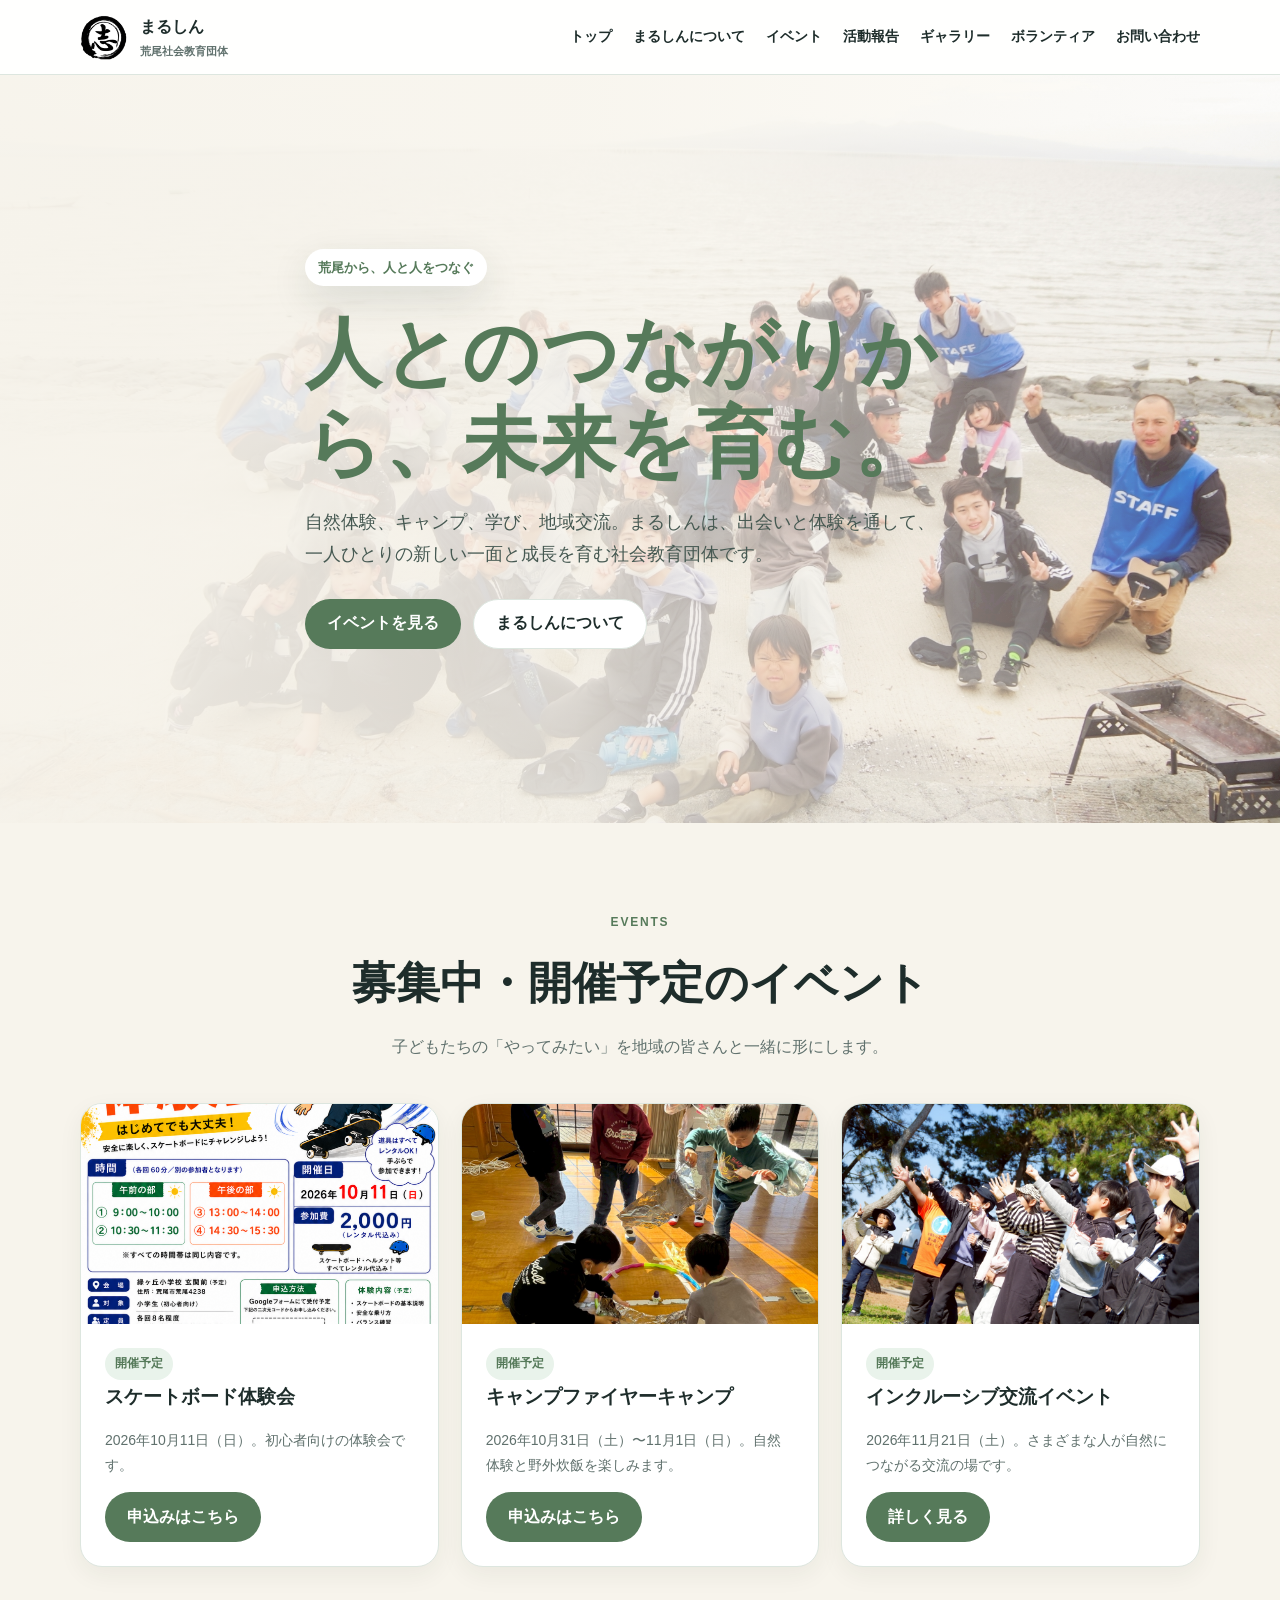
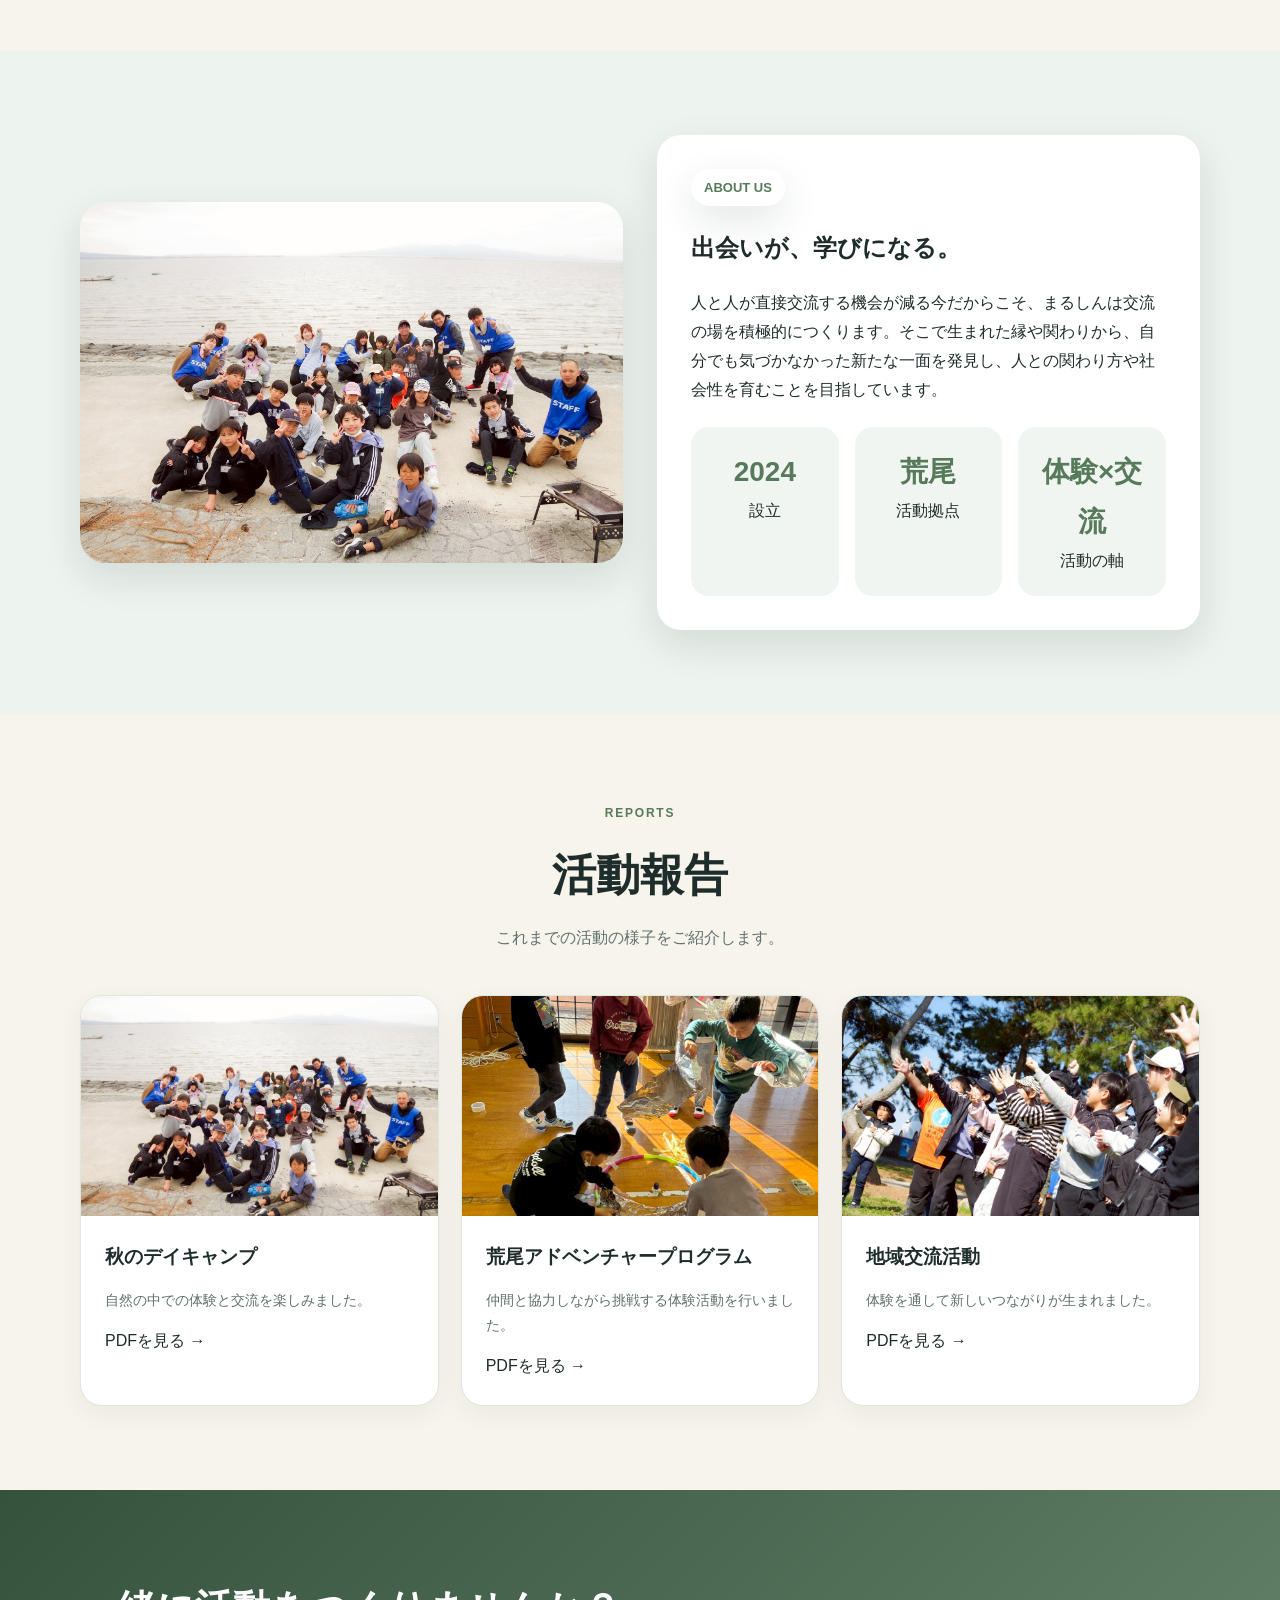
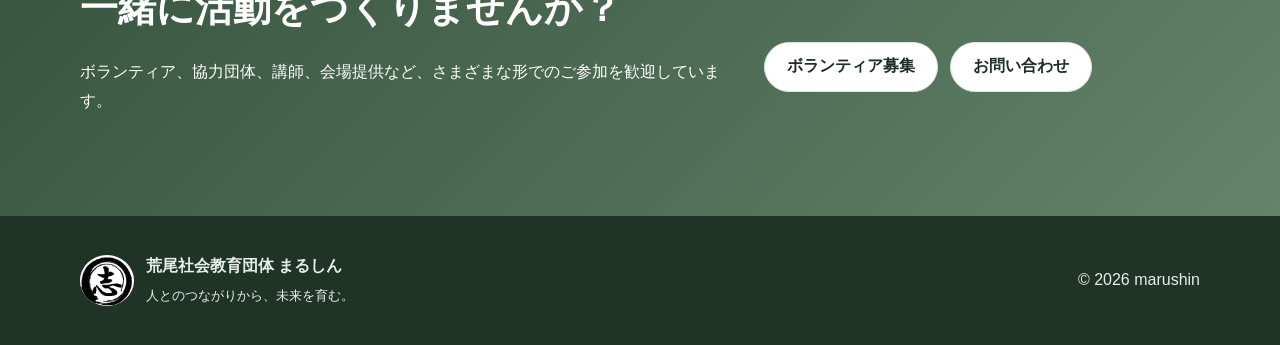
<file: index.html>
<!doctype html><html lang="ja"><head><meta charset="utf-8"><meta name="viewport" content="width=device-width,initial-scale=1"><meta name="description" content="荒尾社会教育団体まるしん公式ホームページ"><title>トップ｜まるしん</title><link rel="icon" href="logo.png"><link rel="stylesheet" href="style.css"><script src="https://identity.netlify.com/v1/netlify-identity-widget.js"></script></head><body>
<header><div class="container nav">
<a class="brand" href="index.html"><img src="logo.png" alt="まるしんロゴ"><div>まるしん<small>荒尾社会教育団体</small></div></a>
<nav><a href="index.html">トップ</a><a href="about.html">まるしんについて</a><a href="events.html">イベント</a><a href="reports.html">活動報告</a><a href="gallery.html">ギャラリー</a><a href="volunteer.html">ボランティア</a><a href="contact.html">お問い合わせ</a></nav>
</div></header>

<main>
<section class="hero"><div class="container hero-copy"><span class="tag">荒尾から、人と人をつなぐ</span><h1><span data-site="hero_title">人とのつながりから、未来を育む。</span></h1><p class="lead" data-site="hero_text">自然体験、キャンプ、学び、地域交流。まるしんは、出会いと体験を通して、一人ひとりの新しい一面と成長を育む社会教育団体です。</p><div class="actions"><a class="btn btn-main" href="events.html">イベントを見る</a><a class="btn btn-sub" href="about.html">まるしんについて</a></div></div></section>
<section><div class="container"><div class="head"><span>EVENTS</span><h2>募集中・開催予定のイベント</h2><p>子どもたちの「やってみたい」を地域の皆さんと一緒に形にします。</p></div><div class="grid3">
<article class="card"><img src="skateboard.png" alt="スケートボード体験会"><div class="card-body"><span class="status">開催予定</span><h3>スケートボード体験会</h3><p>2026年10月11日（日）。初心者向けの体験会です。</p><a class="btn btn-main" target="_blank" href="https://forms.gle/H3bsGGt8B6TbMAEm7">申込みはこちら</a></div></article>
<article class="card"><img src="activity-2.jpg" alt="キャンプ"><div class="card-body"><span class="status">開催予定</span><h3>キャンプファイヤーキャンプ</h3><p>2026年10月31日（土）〜11月1日（日）。自然体験と野外炊飯を楽しみます。</p><a class="btn btn-main" target="_blank" href="https://forms.gle/H3bsGGt8B6TbMAEm7">申込みはこちら</a></div></article>
<article class="card"><img src="activity-3.jpg" alt="地域交流"><div class="card-body"><span class="status">開催予定</span><h3>インクルーシブ交流イベント</h3><p>2026年11月21日（土）。さまざまな人が自然につながる交流の場です。</p><a class="btn btn-main" href="events.html">詳しく見る</a></div></article>
</div></div></section>
<section class="section-alt"><div class="container about"><img src="activity-1.jpg" alt="まるしんの活動"><div class="box"><span class="tag">ABOUT US</span><h2>出会いが、学びになる。</h2><p>人と人が直接交流する機会が減る今だからこそ、まるしんは交流の場を積極的につくります。そこで生まれた縁や関わりから、自分でも気づかなかった新たな一面を発見し、人との関わり方や社会性を育むことを目指しています。</p><div class="stats"><div class="stat"><strong>2024</strong>設立</div><div class="stat"><strong>荒尾</strong>活動拠点</div><div class="stat"><strong>体験×交流</strong>活動の軸</div></div></div></div></section>
<section><div class="container"><div class="head"><span>REPORTS</span><h2>活動報告</h2><p>これまでの活動の様子をご紹介します。</p></div><div class="grid3">
<div class="card"><img src="activity-1.jpg" alt=""><div class="card-body"><h3>秋のデイキャンプ</h3><p>自然の中での体験と交流を楽しみました。</p><a href="report-autumn-camp.pdf" target="_blank">PDFを見る →</a></div></div>
<div class="card"><img src="activity-2.jpg" alt=""><div class="card-body"><h3>荒尾アドベンチャープログラム</h3><p>仲間と協力しながら挑戦する体験活動を行いました。</p><a href="report-arao-pa.pdf" target="_blank">PDFを見る →</a></div></div>
<div class="card"><img src="activity-3.jpg" alt=""><div class="card-body"><h3>地域交流活動</h3><p>体験を通して新しいつながりが生まれました。</p><a href="report-mask.pdf" target="_blank">PDFを見る →</a></div></div>
</div></div></section>
<section class="cta"><div class="container cta-box"><div><h2>一緒に活動をつくりませんか？</h2><p>ボランティア、協力団体、講師、会場提供など、さまざまな形でのご参加を歓迎しています。</p></div><div class="actions"><a class="btn btn-sub" href="volunteer.html">ボランティア募集</a><a class="btn btn-sub" href="contact.html">お問い合わせ</a></div></div></section>
</main>

<footer><div class="container footer-grid"><div class="footer-brand"><img src="logo.png" alt=""><div><strong>荒尾社会教育団体 まるしん</strong><br><small>人とのつながりから、未来を育む。</small></div></div><div>© 2026 marushin</div></div></footer>
</body></html>
</file>
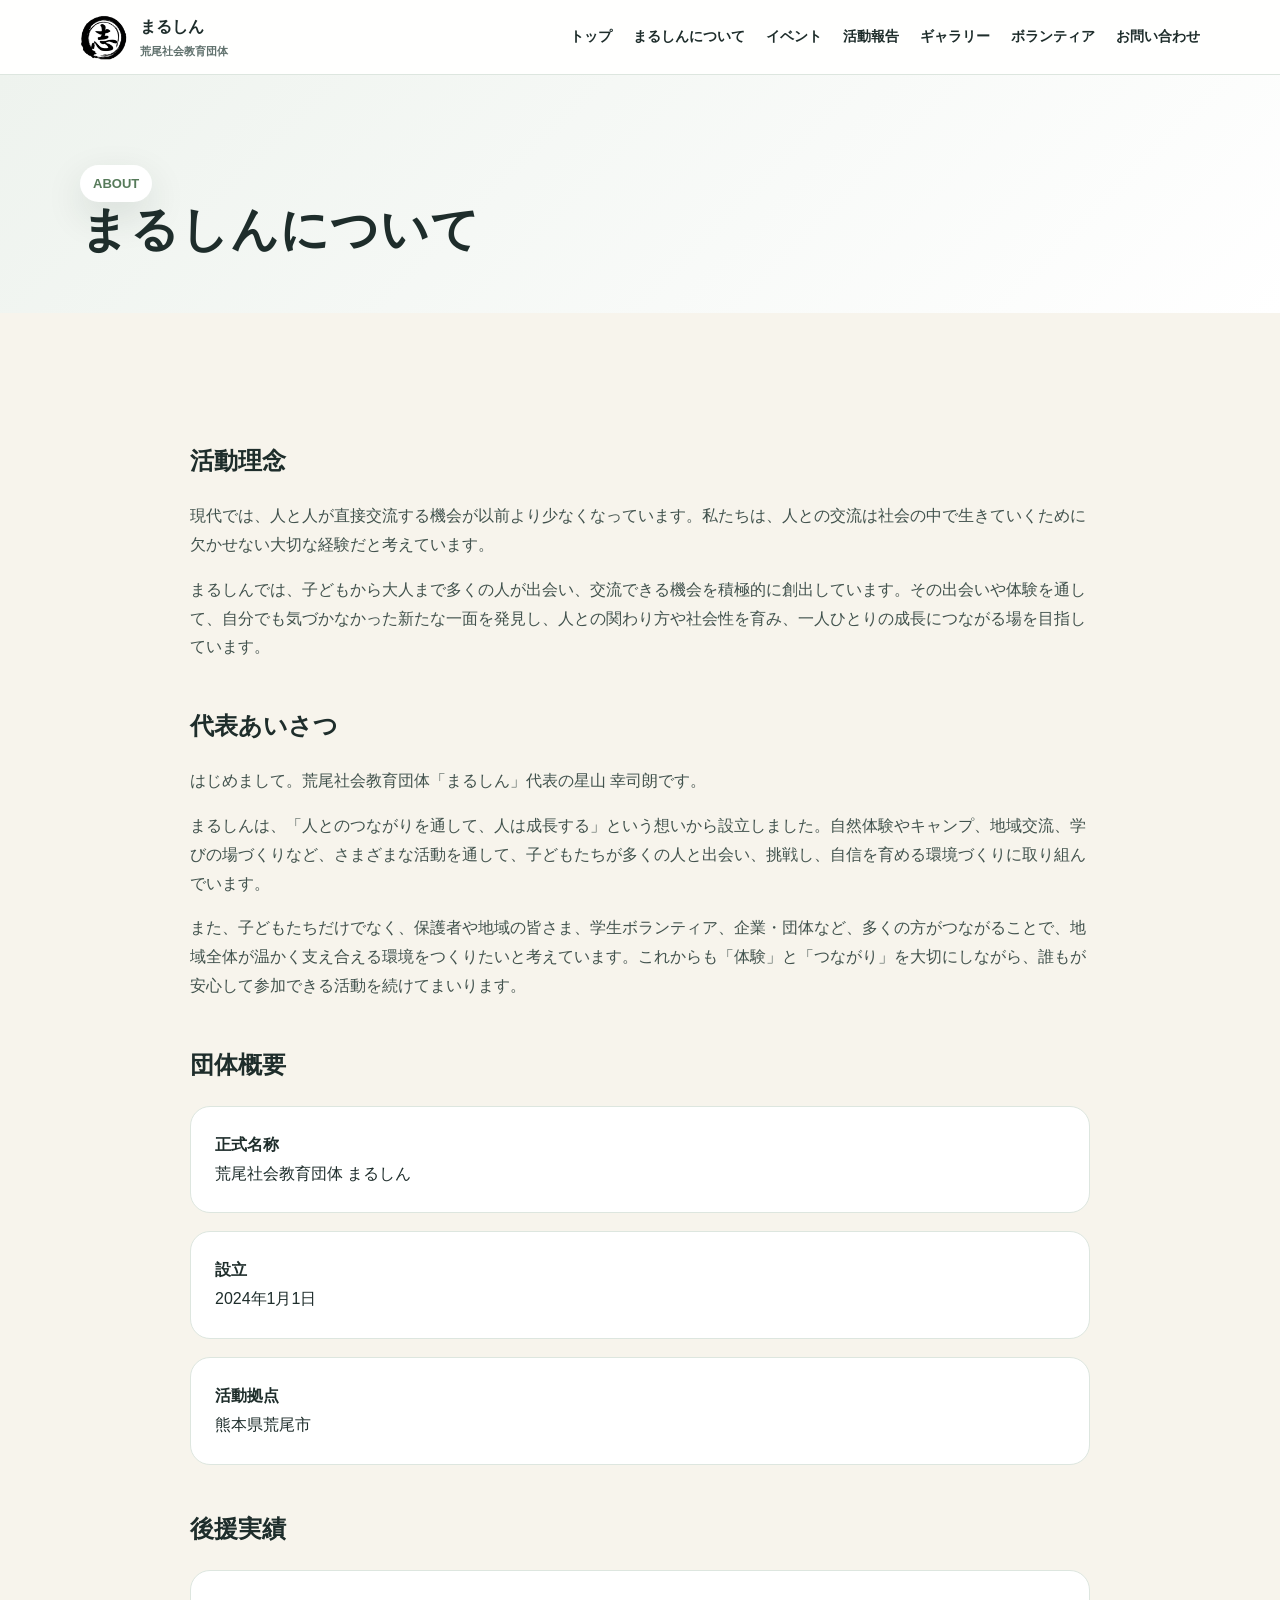
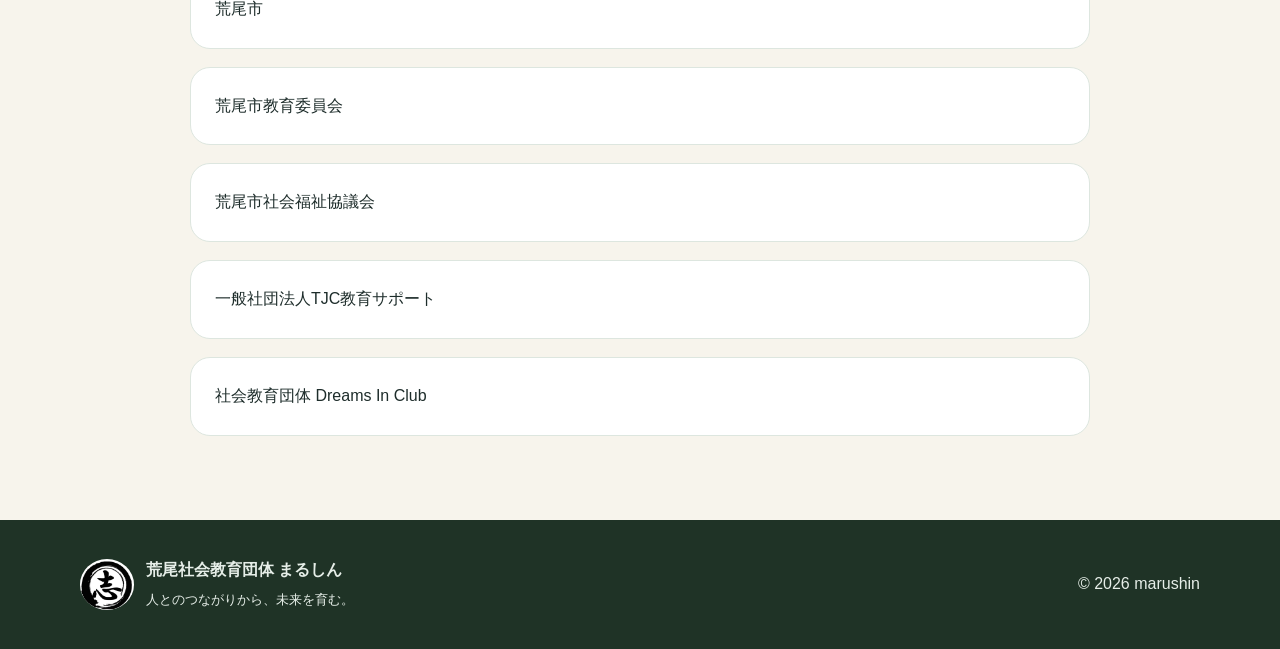
<file: about.html>
<!doctype html><html lang="ja"><head><meta charset="utf-8"><meta name="viewport" content="width=device-width,initial-scale=1"><meta name="description" content="荒尾社会教育団体まるしん公式ホームページ"><title>まるしんについて｜まるしん</title><link rel="icon" href="logo.png"><link rel="stylesheet" href="style.css"><script src="https://identity.netlify.com/v1/netlify-identity-widget.js"></script></head><body>
<header><div class="container nav">
<a class="brand" href="index.html"><img src="logo.png" alt="まるしんロゴ"><div>まるしん<small>荒尾社会教育団体</small></div></a>
<nav><a href="index.html">トップ</a><a href="about.html">まるしんについて</a><a href="events.html">イベント</a><a href="reports.html">活動報告</a><a href="gallery.html">ギャラリー</a><a href="volunteer.html">ボランティア</a><a href="contact.html">お問い合わせ</a></nav>
</div></header>
<main><section class="page-hero"><div class="container"><span class="tag">ABOUT</span><h1>まるしんについて</h1></div></section><section><div class="container content"><h2>活動理念</h2><p>現代では、人と人が直接交流する機会が以前より少なくなっています。私たちは、人との交流は社会の中で生きていくために欠かせない大切な経験だと考えています。</p><p>まるしんでは、子どもから大人まで多くの人が出会い、交流できる機会を積極的に創出しています。その出会いや体験を通して、自分でも気づかなかった新たな一面を発見し、人との関わり方や社会性を育み、一人ひとりの成長につながる場を目指しています。</p><h2>代表あいさつ</h2><p>はじめまして。荒尾社会教育団体「まるしん」代表の星山 幸司朗です。</p><p>まるしんは、「人とのつながりを通して、人は成長する」という想いから設立しました。自然体験やキャンプ、地域交流、学びの場づくりなど、さまざまな活動を通して、子どもたちが多くの人と出会い、挑戦し、自信を育める環境づくりに取り組んでいます。</p><p>また、子どもたちだけでなく、保護者や地域の皆さま、学生ボランティア、企業・団体など、多くの方がつながることで、地域全体が温かく支え合える環境をつくりたいと考えています。これからも「体験」と「つながり」を大切にしながら、誰もが安心して参加できる活動を続けてまいります。</p><h2>団体概要</h2><div class="list"><div class="list-item"><strong>正式名称</strong><br>荒尾社会教育団体 まるしん</div><div class="list-item"><strong>設立</strong><br>2024年1月1日</div><div class="list-item"><strong>活動拠点</strong><br>熊本県荒尾市</div></div><h2>後援実績</h2><div class="list"><div class="list-item">荒尾市</div><div class="list-item">荒尾市教育委員会</div><div class="list-item">荒尾市社会福祉協議会</div><div class="list-item">一般社団法人TJC教育サポート</div><div class="list-item">社会教育団体 Dreams In Club</div></div></div></section></main>
<footer><div class="container footer-grid"><div class="footer-brand"><img src="logo.png" alt=""><div><strong>荒尾社会教育団体 まるしん</strong><br><small>人とのつながりから、未来を育む。</small></div></div><div>© 2026 marushin</div></div></footer>
</body></html>
</file>
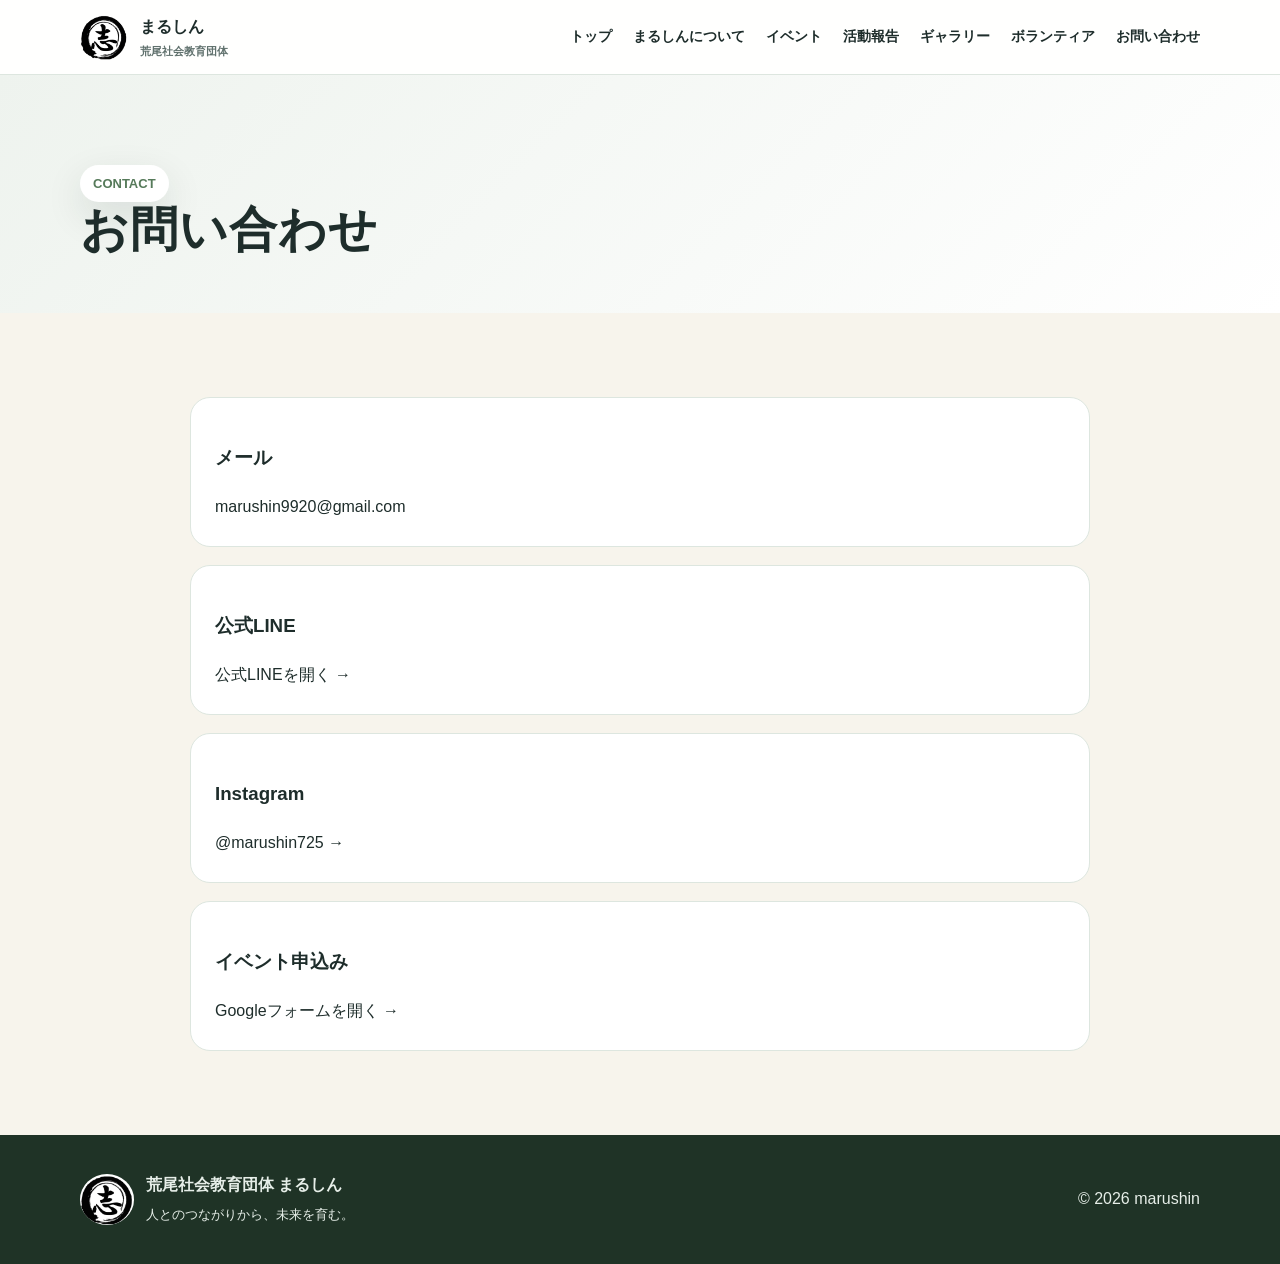
<file: contact.html>
<!doctype html><html lang="ja"><head><meta charset="utf-8"><meta name="viewport" content="width=device-width,initial-scale=1"><meta name="description" content="荒尾社会教育団体まるしん公式ホームページ"><title>お問い合わせ｜まるしん</title><link rel="icon" href="logo.png"><link rel="stylesheet" href="style.css"><script src="https://identity.netlify.com/v1/netlify-identity-widget.js"></script></head><body>
<header><div class="container nav">
<a class="brand" href="index.html"><img src="logo.png" alt="まるしんロゴ"><div>まるしん<small>荒尾社会教育団体</small></div></a>
<nav><a href="index.html">トップ</a><a href="about.html">まるしんについて</a><a href="events.html">イベント</a><a href="reports.html">活動報告</a><a href="gallery.html">ギャラリー</a><a href="volunteer.html">ボランティア</a><a href="contact.html">お問い合わせ</a></nav>
</div></header>
<main><section class="page-hero"><div class="container"><span class="tag">CONTACT</span><h1>お問い合わせ</h1></div></section><section><div class="container content"><div class="list"><div class="list-item"><h3>メール</h3><a data-site="email" href="mailto:marushin9920@gmail.com">marushin9920@gmail.com</a></div><div class="list-item"><h3>公式LINE</h3><a target="_blank" data-site="line_url" href="https://lin.ee/WJg7IgP">公式LINEを開く →</a></div><div class="list-item"><h3>Instagram</h3><a target="_blank" data-site="instagram_url" href="https://www.instagram.com/marushin725?igsh=MTl0cDM5ZW4ycGZwZw==">@marushin725 →</a></div><div class="list-item"><h3>イベント申込み</h3><a target="_blank" data-site="form_url" href="https://forms.gle/H3bsGGt8B6TbMAEm7">Googleフォームを開く →</a></div></div></div></section></main>
<footer><div class="container footer-grid"><div class="footer-brand"><img src="logo.png" alt=""><div><strong>荒尾社会教育団体 まるしん</strong><br><small>人とのつながりから、未来を育む。</small></div></div><div>© 2026 marushin</div></div></footer>
</body></html>
</file>
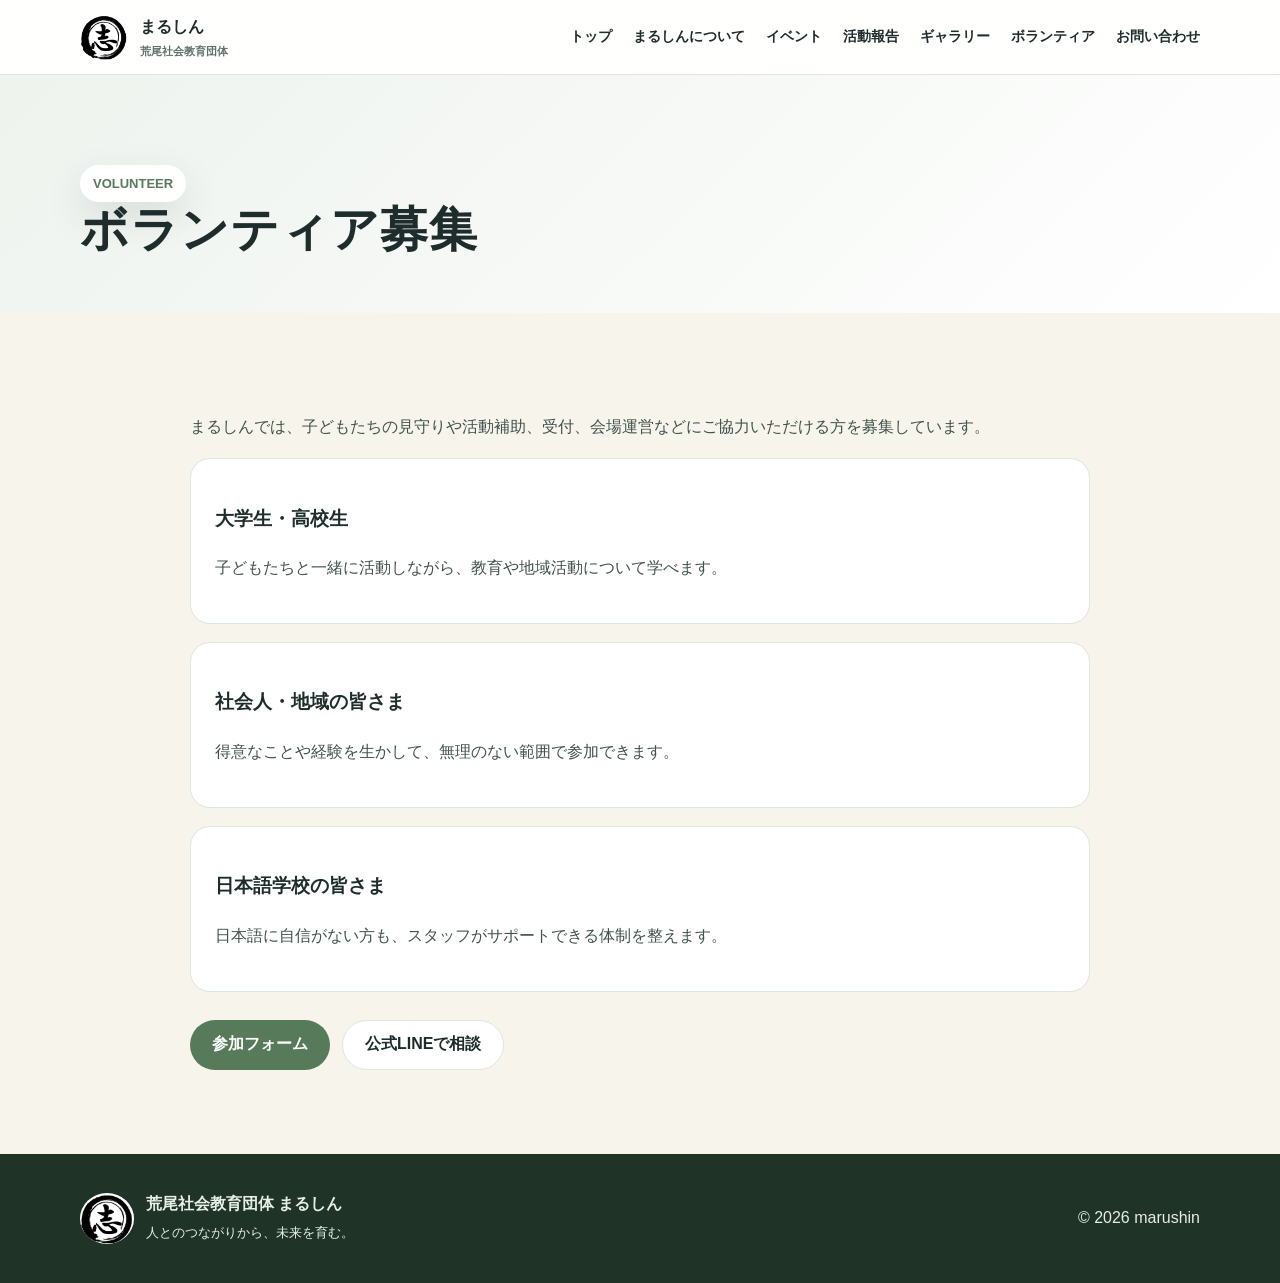
<file: volunteer.html>
<!doctype html><html lang="ja"><head><meta charset="utf-8"><meta name="viewport" content="width=device-width,initial-scale=1"><meta name="description" content="荒尾社会教育団体まるしん公式ホームページ"><title>ボランティア募集｜まるしん</title><link rel="icon" href="logo.png"><link rel="stylesheet" href="style.css"><script src="https://identity.netlify.com/v1/netlify-identity-widget.js"></script></head><body>
<header><div class="container nav">
<a class="brand" href="index.html"><img src="logo.png" alt="まるしんロゴ"><div>まるしん<small>荒尾社会教育団体</small></div></a>
<nav><a href="index.html">トップ</a><a href="about.html">まるしんについて</a><a href="events.html">イベント</a><a href="reports.html">活動報告</a><a href="gallery.html">ギャラリー</a><a href="volunteer.html">ボランティア</a><a href="contact.html">お問い合わせ</a></nav>
</div></header>
<main><section class="page-hero"><div class="container"><span class="tag">VOLUNTEER</span><h1>ボランティア募集</h1></div></section><section><div class="container content" id="volunteer-content"></div></section></main>
<footer><div class="container footer-grid"><div class="footer-brand"><img src="logo.png" alt=""><div><strong>荒尾社会教育団体 まるしん</strong><br><small>人とのつながりから、未来を育む。</small></div></div><div>© 2026 marushin</div></div></footer>
<script src="site.js"></script><script>renderVolunteer();</script>
</body></html>
</file>
<file: style.css>
:root{
  --ink:#1e2d2b;--muted:#60716d;--green:#567a5a;--green2:#729878;
  --cream:#f7f4ec;--white:#fff;--line:#dde6df;--accent:#d5aa55;--shadow:0 14px 38px rgba(28,50,42,.12)
}
*{box-sizing:border-box}html{scroll-behavior:smooth}body{margin:0;font-family:"Yu Gothic","Hiragino Kaku Gothic ProN",Meiryo,sans-serif;background:var(--cream);color:var(--ink);line-height:1.8}
a{text-decoration:none;color:inherit}img{max-width:100%;display:block}.container{width:min(1120px,calc(100% - 34px));margin:auto}
header{position:sticky;top:0;z-index:50;background:rgba(255,255,255,.94);backdrop-filter:blur(10px);border-bottom:1px solid var(--line)}
.nav{min-height:74px;display:flex;align-items:center;justify-content:space-between;gap:25px}.brand{display:flex;align-items:center;gap:12px;font-weight:800}.brand img{width:48px;height:48px;object-fit:contain}.brand small{display:block;font-size:11px;color:var(--muted)}
nav{display:flex;gap:21px;font-size:14px;font-weight:700}nav a:hover{color:var(--green)}
.hero{min-height:650px;display:flex;align-items:center;position:relative;background:linear-gradient(90deg,rgba(247,244,236,.97) 0%,rgba(247,244,236,.86) 45%,rgba(247,244,236,.18) 100%),url("activity-1.jpg") center/cover}
.hero-copy{max-width:670px;padding:90px 0}.tag{display:inline-block;padding:7px 13px;border-radius:999px;background:white;color:var(--green);font-size:13px;font-weight:800;box-shadow:var(--shadow)}
h1{font-size:clamp(44px,7vw,76px);line-height:1.18;margin:22px 0 18px;letter-spacing:.02em}h1 span{color:var(--green)}
.lead{font-size:18px;color:#465952;max-width:630px}.actions{display:flex;gap:12px;flex-wrap:wrap;margin-top:28px}
.btn{display:inline-flex;align-items:center;justify-content:center;min-height:50px;padding:0 22px;border-radius:999px;font-weight:800}.btn-main{background:var(--green);color:white}.btn-sub{background:white;border:1px solid var(--line)}
section{padding:84px 0}.head{text-align:center;max-width:760px;margin:0 auto 42px}.head span{font-size:12px;font-weight:900;letter-spacing:.15em;color:var(--green)}.head h2{font-size:clamp(30px,4vw,44px);margin:8px 0 10px}.head p{color:var(--muted);margin:0}
.grid3{display:grid;grid-template-columns:repeat(3,1fr);gap:22px}.card{background:white;border:1px solid var(--line);border-radius:22px;overflow:hidden;box-shadow:0 8px 24px rgba(28,50,42,.06)}.card-body{padding:24px}.card h3{margin:0 0 8px}.card p{color:var(--muted);font-size:14px}.card img{width:100%;height:220px;object-fit:cover}
.status{display:inline-block;padding:5px 10px;border-radius:999px;background:#e9f3eb;color:var(--green);font-size:12px;font-weight:800}.section-alt{background:#edf3ee}
.about{display:grid;grid-template-columns:1fr 1fr;gap:34px;align-items:center}.about img{border-radius:26px;box-shadow:var(--shadow)}.box{background:white;border-radius:24px;padding:34px;box-shadow:var(--shadow)}
.stats{display:grid;grid-template-columns:repeat(3,1fr);gap:16px;margin-top:22px}.stat{padding:20px;border-radius:18px;background:#f1f5f1;text-align:center}.stat strong{font-size:28px;color:var(--green);display:block}
.gallery{display:grid;grid-template-columns:2fr 1fr 1fr;gap:14px}.gallery img{height:290px;width:100%;object-fit:cover;border-radius:18px}.gallery img:first-child{grid-row:span 2;height:594px}
.cta{background:linear-gradient(135deg,#35523d,#64836a);color:white}.cta-box{display:grid;grid-template-columns:1.2fr .8fr;gap:30px;align-items:center}.cta h2{font-size:38px;margin:0 0 12px}.cta .btn-sub{color:var(--ink)}
.page-hero{padding:90px 0 54px;background:linear-gradient(135deg,#eef3ee,#fff)}.page-hero h1{font-size:48px;margin:0}.content{max-width:900px;margin:auto}.content h2{margin-top:42px}.content p{color:#41524d}
.list{display:grid;gap:18px}.list-item{background:white;border-radius:20px;padding:24px;border:1px solid var(--line)}
footer{background:#1f3326;color:#e6eee8;padding:36px 0}.footer-grid{display:flex;justify-content:space-between;gap:25px;align-items:center}.footer-brand{display:flex;gap:12px;align-items:center}.footer-brand img{width:54px;background:white;border-radius:50%}
@media(max-width:900px){nav{display:none}.hero{min-height:590px;background:linear-gradient(rgba(247,244,236,.84),rgba(247,244,236,.94)),url("activity-1.jpg") center/cover}.grid3,.stats{grid-template-columns:1fr 1fr}.about,.cta-box{grid-template-columns:1fr}.gallery{grid-template-columns:1fr 1fr}.gallery img:first-child{grid-row:auto;grid-column:span 2;height:360px}.gallery img{height:240px}}
@media(max-width:620px){.container{width:min(100% - 24px,1120px)}.brand img{width:42px;height:42px}.hero-copy{padding:68px 0}h1{font-size:43px}.lead{font-size:16px}section{padding:64px 0}.grid3,.stats{grid-template-columns:1fr}.gallery{grid-template-columns:1fr}.gallery img:first-child{grid-column:auto;height:270px}.gallery img{height:270px}.footer-grid{align-items:flex-start;flex-direction:column}.page-hero h1{font-size:38px}}
</file>
